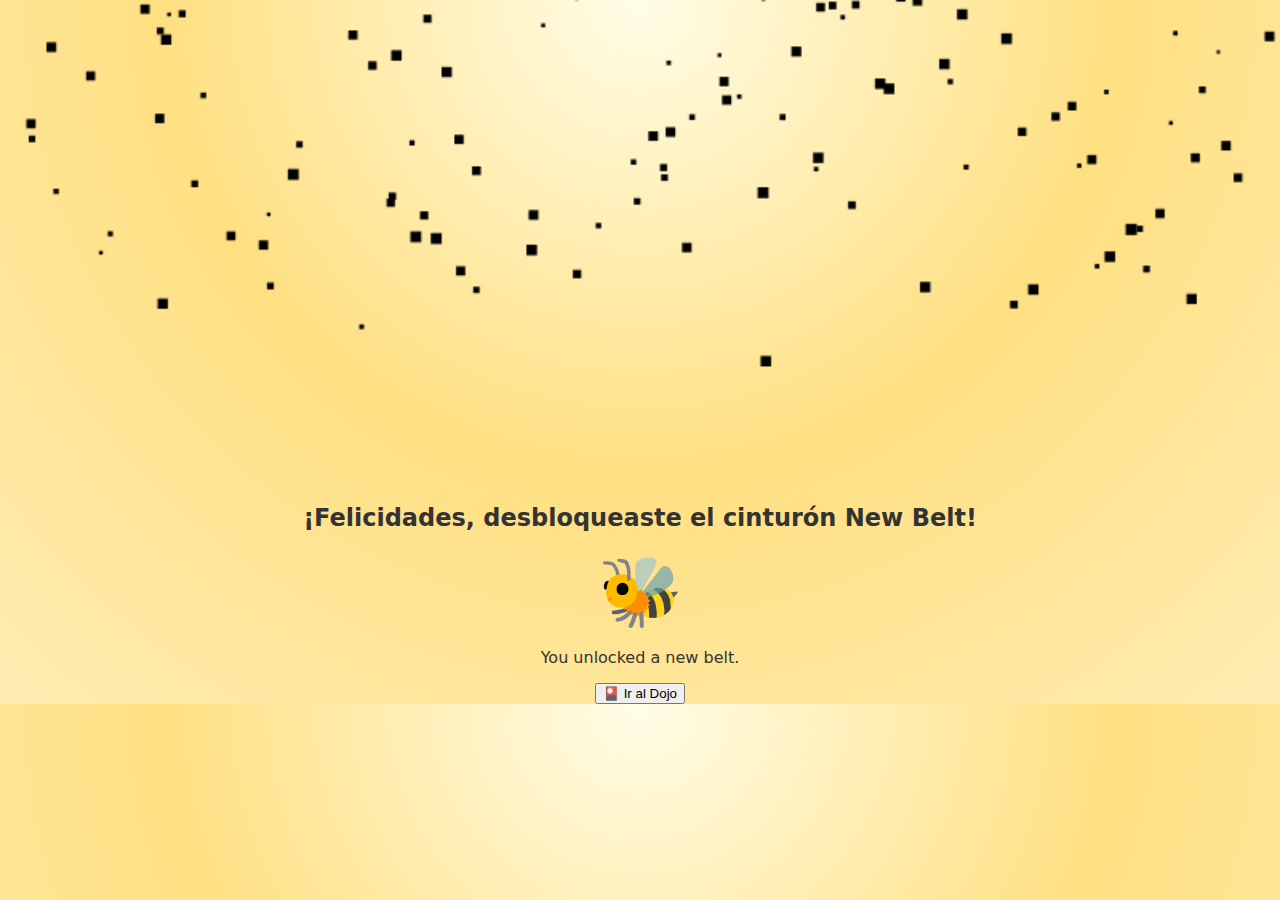
<file: celebration.html>
<!DOCTYPE html>
<html lang="en">
<head>
  <meta charset="UTF-8">
  <meta name="viewport" content="width=device-width, initial-scale=1.0">
  <title>Spelling Bee Certificaion (Audio)</title>
  <link rel="stylesheet" href="styles.css">
</head>
<body>
  <main class="card" style="text-align:center">
    <canvas id="confetti" width="800" height="300" style="width:100%;height:auto"></canvas>
    <h2 id="title">Congrats!</h2>
    <div style="font-size:68px">🐝</div>
    <p>You unlocked a new belt.</p>
    <button onclick="location.href='dojo.html'">🎴 Ir al Dojo</button>
  </main>
  <script>
    const params = new URLSearchParams(location.search);
    const belt = params.get('belt')||'New Belt';
    document.getElementById('title').textContent = '¡Felicidades, desbloqueaste el cinturón '+belt+'!';
    // Simple confetti
    const c = document.getElementById('confetti');
    const ctx = c.getContext('2d');
    const parts = Array.from({length:200}, (_,i)=> ({
      x: Math.random()*c.width, y: Math.random()*-c.height, vy: 2+Math.random()*3, s: 2+Math.random()*5
    }));
    function frame(){
      ctx.clearRect(0,0,c.width,c.height);
      parts.forEach(p=>{
        p.y += p.vy; if (p.y>c.height) p.y = -10;
        ctx.fillRect(p.x, p.y, p.s, p.s);
      });
      requestAnimationFrame(frame);
    }
    frame();
  </script>
</body>
</html>
</file>
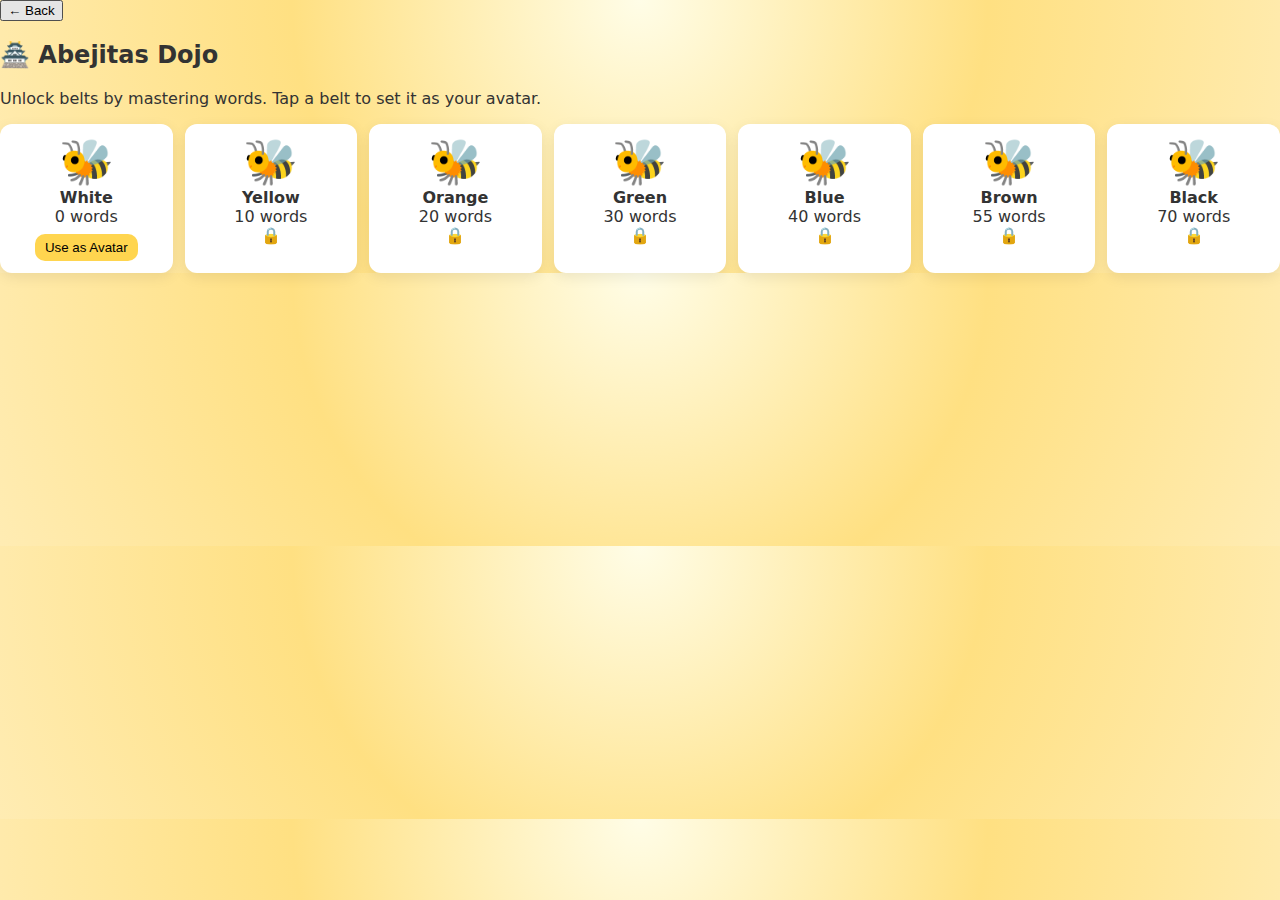
<file: dojo.html>
<!DOCTYPE html>
<html lang="en">
<head>
  <meta charset="UTF-8">
  <meta name="viewport" content="width=device-width, initial-scale=1.0">
  <title>Spelling Bee Certificaion (Audio)</title>
  <link rel="stylesheet" href="styles.css">
</head>
<body>
  <header class="topbar">
    <button onclick="location.href='index.html'">← Back</button>
    <h2>🏯 Abejitas Dojo</h2>
  </header>
  <main class="card">
    <p>Unlock belts by mastering words. Tap a belt to set it as your avatar.</p>
    <div id="belts" class="belt-grid"></div>
  </main>
  <script>
    const thresholds = {White:0, Yellow:10, Orange:20, Green:30, Blue:40, Brown:55, Black:70};
    const beltsEl = document.getElementById('belts');
    const count = Object.keys(JSON.parse(localStorage.getItem('sb_mastered_v1')||'{}')).length;
    const avatarKey='sb_avatar_belt';
    function tile(name, need){
      const unlocked = count>=need;
      const div = document.createElement('div');
      div.className='belt-card';
      div.innerHTML = `
        <div class="belt ${unlocked?'':'badge-lock'}">
          <div class="bee">🐝</div>
          <div class="name">${name}</div>
          <div class="need">${need} words</div>
          ${unlocked?'<button>Use as Avatar</button>':'<span>🔒</span>'}
        </div>
      `;
      if (unlocked){
        div.querySelector('button').addEventListener('click', ()=>{
          localStorage.setItem(avatarKey, name);
          alert('Avatar set to '+name+'!');
        });
      }
      return div;
    }
    for (const [b,n] of Object.entries(thresholds)) beltsEl.appendChild(tile(b,n));
  </script>
  <style>
    .belt-grid{display:grid;grid-template-columns:repeat(auto-fit,minmax(140px,1fr));gap:12px}
    .belt-card{background:#fff;border-radius:12px;box-shadow:0 4px 14px rgba(0,0,0,.08);padding:12px;text-align:center}
    .bee{font-size:44px}
    .name{font-weight:700}
    .belt button{margin-top:8px;border:0;background:#ffd54f;padding:6px 10px;border-radius:10px}
  </style>
</body>
</html>
</file>
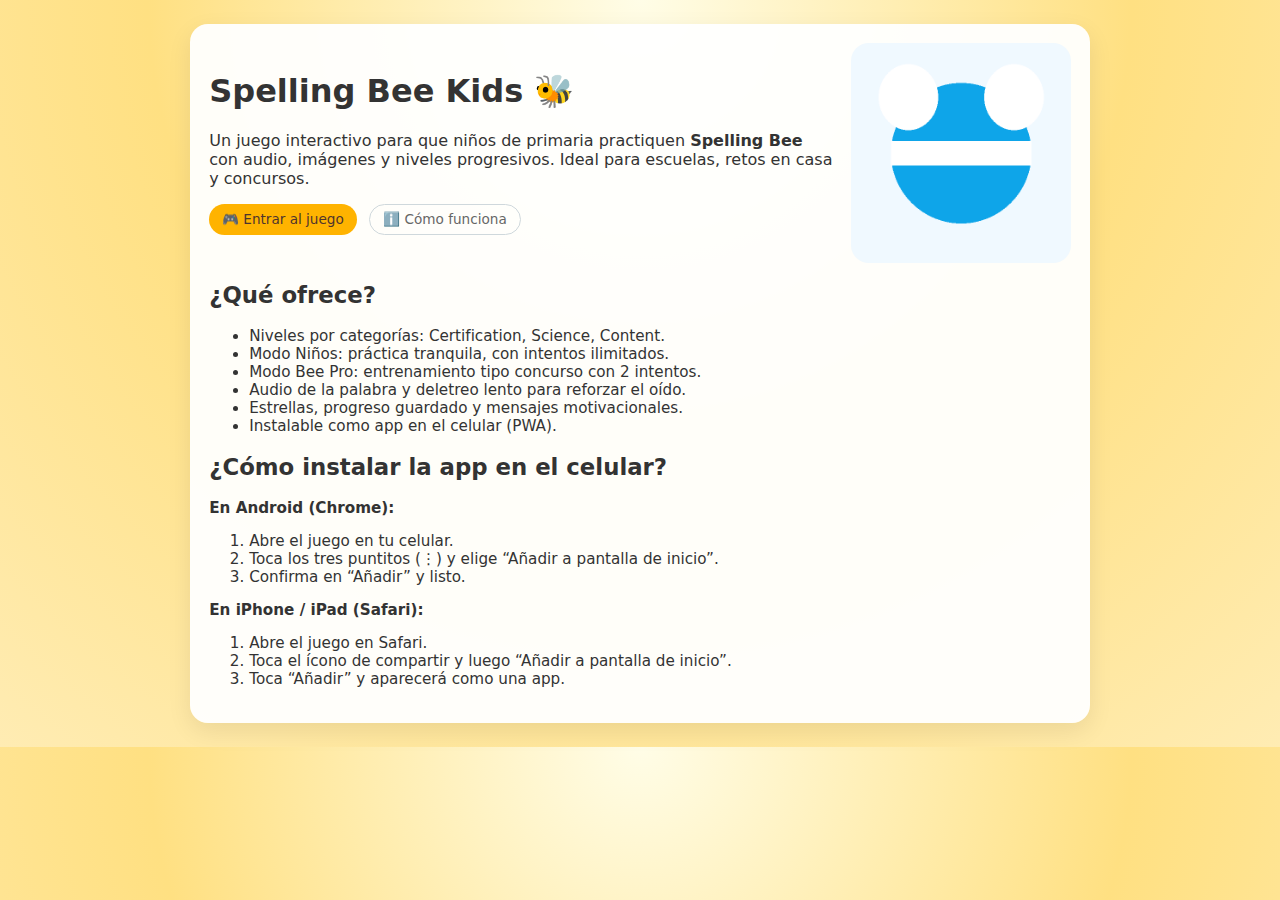
<file: landing.html>
<!DOCTYPE html>
<html lang="es">
<head>
  <meta charset="UTF-8" />
  <title>Spelling Bee Kids – Juego para practicar inglés</title>
  <meta name="viewport" content="width=device-width, initial-scale=1.0" />
  <link rel="stylesheet" href="styles.css" />
  <style>
    .landing {
      max-width: 900px;
      margin: 1.5rem auto;
      background: rgba(255, 255, 255, 0.95);
      border-radius: 18px;
      padding: 1.2rem;
      box-shadow: 0 8px 24px rgba(0, 0, 0, 0.08);
    }
    .landing-hero {
      display: flex;
      gap: 1rem;
      align-items: center;
      flex-wrap: wrap;
    }
    .landing-hero-text {
      flex: 1;
    }
    .landing-hero h1 {
      margin-top: 0;
    }
    .landing-hero img {
      max-width: 220px;
      border-radius: 18px;
    }
    .landing-cta {
      margin-top: 1rem;
      display: flex;
      gap: 0.8rem;
      flex-wrap: wrap;
    }
    .landing-cta a {
      text-decoration: none;
    }
    .landing-section {
      margin-top: 1rem;
      font-size: 0.95rem;
    }
    @media (max-width: 768px) {
      .landing {
        margin: 0.8rem;
      }
    }
  </style>
</head>
<body>
  <div class="landing">
    <div class="landing-hero">
      <div class="landing-hero-text">
        <h1>Spelling Bee Kids 🐝</h1>
        <p>
          Un juego interactivo para que niños de primaria practiquen
          <strong>Spelling Bee</strong> con audio, imágenes y niveles
          progresivos. Ideal para escuelas, retos en casa y concursos.
        </p>
        <div class="landing-cta">
          <a href="index.html" class="primary-btn">🎮 Entrar al juego</a>
          <a href="#como-funciona" class="ghost-btn">ℹ️ Cómo funciona</a>
        </div>
      </div>
      <img src="icon-512.png" alt="Logo Spelling Bee Kids" />
    </div>

    <div id="como-funciona" class="landing-section">
      <h2>¿Qué ofrece?</h2>
      <ul>
        <li>Niveles por categorías: Certification, Science, Content.</li>
        <li>Modo Niños: práctica tranquila, con intentos ilimitados.</li>
        <li>Modo Bee Pro: entrenamiento tipo concurso con 2 intentos.</li>
        <li>Audio de la palabra y deletreo lento para reforzar el oído.</li>
        <li>Estrellas, progreso guardado y mensajes motivacionales.</li>
        <li>Instalable como app en el celular (PWA).</li>
      </ul>
    </div>

    <div class="landing-section">
      <h2>¿Cómo instalar la app en el celular?</h2>
      <p><strong>En Android (Chrome):</strong></p>
      <ol>
        <li>Abre el juego en tu celular.</li>
        <li>Toca los tres puntitos (⋮) y elige “Añadir a pantalla de inicio”.</li>
        <li>Confirma en “Añadir” y listo.</li>
      </ol>

      <p><strong>En iPhone / iPad (Safari):</strong></p>
      <ol>
        <li>Abre el juego en Safari.</li>
        <li>Toca el ícono de compartir y luego “Añadir a pantalla de inicio”.</li>
        <li>Toca “Añadir” y aparecerá como una app.</li>
      </ol>
    </div>
  </div>
</body>
</html>
</file>
<file: styles.css>
:root {
  --bg: #fff8e1;
  --card: #ffffff;
  --primary: #ffb300;
  --primary-dark: #ff8f00;
  --secondary: #4fc3f7;
  --accent: #ff5252;
  --text-main: #333333;
  --text-soft: #666666;
  --radius-xl: 18px;
  --shadow-soft: 0 6px 18px rgba(0, 0, 0, 0.08);
}

*,
*::before,
*::after {
  box-sizing: border-box;
}

body {
  margin: 0;
  font-family: system-ui, -apple-system, BlinkMacSystemFont, "Segoe UI", sans-serif;
  background: radial-gradient(circle at top, #fffde7, #ffe082, #ffecb3);
  color: var(--text-main);
}

/* HEADER */

.app-header {
  display: flex;
  justify-content: space-between;
  align-items: center;
  padding: 0.75rem 1rem;
  background: linear-gradient(90deg, #ffb300, #ff9800);
  color: white;
  box-shadow: var(--shadow-soft);
  position: sticky;
  top: 0;
  z-index: 10;
}

.app-logo {
  display: flex;
  align-items: center;
  gap: 0.75rem;
}

.app-logo .bee {
  font-size: 2rem;
}

.app-title h1 {
  margin: 0;
  font-size: 1.2rem;
}

.app-title p {
  margin: 0;
  font-size: 0.8rem;
}

.mode-toggle {
  display: flex;
  gap: 0.5rem;
}

.mode-btn {
  border-radius: 999px;
  border: none;
  padding: 0.4rem 0.8rem;
  font-size: 0.8rem;
  cursor: pointer;
  background: rgba(255, 255, 255, 0.3);
  color: white;
}

.mode-btn.active {
  background: white;
  color: #e65100;
}

/* LAYOUT PRINCIPAL */

.app-main {
  display: flex;
  gap: 1rem;
  padding: 0.8rem;
}

/* En móvil, apilar columnas */
@media (max-width: 768px) {
  .app-main {
    flex-direction: column;
  }
}

/* SIDEBAR */

.sidebar {
  flex: 0 0 260px;
  background: rgba(255, 255, 255, 0.9);
  border-radius: var(--radius-xl);
  padding: 0.8rem;
  box-shadow: var(--shadow-soft);
}

@media (max-width: 768px) {
  .sidebar {
    flex: 1;
  }
}

.sidebar-title {
  margin-top: 0;
  font-size: 1rem;
}

.tabs {
  display: flex;
  gap: 0.3rem;
  margin-bottom: 0.6rem;
}

.tab-btn {
  flex: 1;
  border-radius: 999px;
  border: none;
  padding: 0.3rem 0.4rem;
  font-size: 0.7rem;
  cursor: pointer;
  background: #ffe0b2;
  color: #5d4037;
}

.tab-btn.active {
  background: #ffb300;
  color: white;
}

.levels-list {
  max-height: 380px;
  overflow-y: auto;
  padding-right: 0.3rem;
  margin-bottom: 0.5rem;
}

.level-item {
  display: flex;
  justify-content: space-between;
  align-items: center;
  border-radius: 12px;
  padding: 0.4rem 0.6rem;
  margin-bottom: 0.3rem;
  background: #fffde7;
  font-size: 0.8rem;
  cursor: pointer;
  border: 1px solid transparent;
}

.level-item:hover {
  border-color: #ffe082;
}

.level-item.active {
  border-color: #ffb300;
  box-shadow: 0 0 0 1px rgba(255, 179, 0, 0.4);
}

.level-name {
  font-weight: 600;
}

.level-status {
  font-size: 0.7rem;
}

.badge {
  padding: 0.1rem 0.4rem;
  border-radius: 999px;
  font-size: 0.65rem;
  display: inline-block;
}

.badge-done {
  background: #c5e1a5;
  color: #33691e;
}

.badge-current {
  background: #ffe082;
  color: #6d4c41;
}

.badge-locked {
  background: #eeeeee;
  color: #757575;
}

.legend {
  font-size: 0.7rem;
  color: var(--text-soft);
  border-top: 1px dashed #ffe082;
  padding-top: 0.4rem;
  display: flex;
  justify-content: space-between;
  flex-wrap: wrap;
  gap: 0.3rem;
}

.dot {
  display: inline-block;
  width: 10px;
  height: 10px;
  border-radius: 50%;
  margin-right: 0.2rem;
}

.dot.done {
  background: #8bc34a;
}

.dot.current {
  background: #ffc107;
}

.dot.locked {
  background: #bdbdbd;
}

/* GAME AREA */

.game-area {
  flex: 1;
}

.game-card {
  background: var(--card);
  border-radius: var(--radius-xl);
  padding: 0.9rem;
  box-shadow: var(--shadow-soft);
  position: relative;
  overflow: hidden;
}

.game-card::before {
  content: "";
  position: absolute;
  top: -40px;
  right: -40px;
  width: 120px;
  height: 120px;
  background: radial-gradient(circle, rgba(255, 235, 59, 0.5), transparent);
  opacity: 0.7;
}

.game-header {
  display: flex;
  justify-content: space-between;
  align-items: baseline;
  gap: 0.5rem;
  margin-bottom: 0.6rem;
}

.game-header h2 {
  margin: 0;
  font-size: 1rem;
}

.stats {
  display: flex;
  gap: 0.5rem;
}

.stat {
  background: #fffde7;
  border-radius: 999px;
  padding: 0.2rem 0.6rem;
  font-size: 0.75rem;
}

.game-body {
  position: relative;
  z-index: 1;
}

.hint-text {
  font-size: 0.85rem;
  color: var(--text-soft);
  background: #e3f2fd;
  border-radius: 12px;
  padding: 0.5rem;
  margin: 0 0 0.5rem;
}

.word-visual {
  display: flex;
  gap: 0.6rem;
  align-items: center;
  margin-bottom: 0.6rem;
}

.word-image {
  width: 90px;
  height: 90px;
  border-radius: 18px;
  overflow: hidden;
  background: #fff3e0;
  border: 2px dashed #ffcc80;
  display: flex;
  align-items: center;
  justify-content: center;
}

.word-image img {
  max-width: 100%;
  max-height: 100%;
  object-fit: contain;
}

.word-image.hidden {
  display: none;
}

.word-helper {
  display: flex;
  flex-direction: column;
  gap: 0.3rem;
}

.input-area {
  margin-bottom: 0.6rem;
}

.input-area label {
  display: block;
  font-size: 0.8rem;
  margin-bottom: 0.2rem;
}

#answerInput {
  width: 100%;
  padding: 0.4rem 0.5rem;
  font-size: 1rem;
  border-radius: 10px;
  border: 1px solid #cfd8dc;
}

#answerInput:focus {
  outline: none;
  border-color: var(--primary);
  box-shadow: 0 0 0 2px rgba(255, 179, 0, 0.2);
}

.game-controls {
  display: flex;
  gap: 0.5rem;
  margin-bottom: 0.4rem;
}

.primary-btn,
.secondary-btn,
.ghost-btn {
  border-radius: 999px;
  border: none;
  padding: 0.4rem 0.8rem;
  font-size: 0.85rem;
  cursor: pointer;
  display: inline-flex;
  align-items: center;
  justify-content: center;
  gap: 0.3rem;
  white-space: nowrap;
}

.primary-btn {
  background: var(--primary);
  color: #4e342e;
}

.primary-btn:hover {
  background: var(--primary-dark);
}

.secondary-btn {
  background: var(--secondary);
  color: #01579b;
}

.secondary-btn:hover {
  filter: brightness(0.95);
}

.ghost-btn {
  background: transparent;
  border: 1px solid #cfd8dc;
  color: var(--text-soft);
}

.ghost-btn:hover {
  background: #eceff1;
}

button:disabled {
  opacity: 0.6;
  cursor: not-allowed;
}

.feedback {
  min-height: 1.2rem;
  font-size: 0.85rem;
}

.feedback.ok {
  color: #2e7d32;
}

.feedback.error {
  color: #c62828;
}

.game-footer {
  margin-top: 0.4rem;
  font-size: 0.75rem;
  color: var(--text-soft);
}

/* MODAL */

.modal {
  position: fixed;
  inset: 0;
  background: rgba(0, 0, 0, 0.4);
  display: flex;
  align-items: center;
  justify-content: center;
  z-index: 20;
}

.modal.hidden {
  display: none;
}

.modal-content {
  background: white;
  padding: 1rem;
  border-radius: var(--radius-xl);
  box-shadow: var(--shadow-soft);
  max-width: 320px;
  text-align: center;
}

/* BOTÓN DE INSTALACIÓN PWA */

.install-btn {
  position: fixed;
  right: 1rem;
  bottom: 1rem;
  border-radius: 999px;
  border: none;
  padding: 0.6rem 1rem;
  font-size: 0.85rem;
  cursor: pointer;
  background: #4caf50;
  color: white;
  box-shadow: var(--shadow-soft);
}

.install-btn.hidden {
  display: none;
}
</file>
